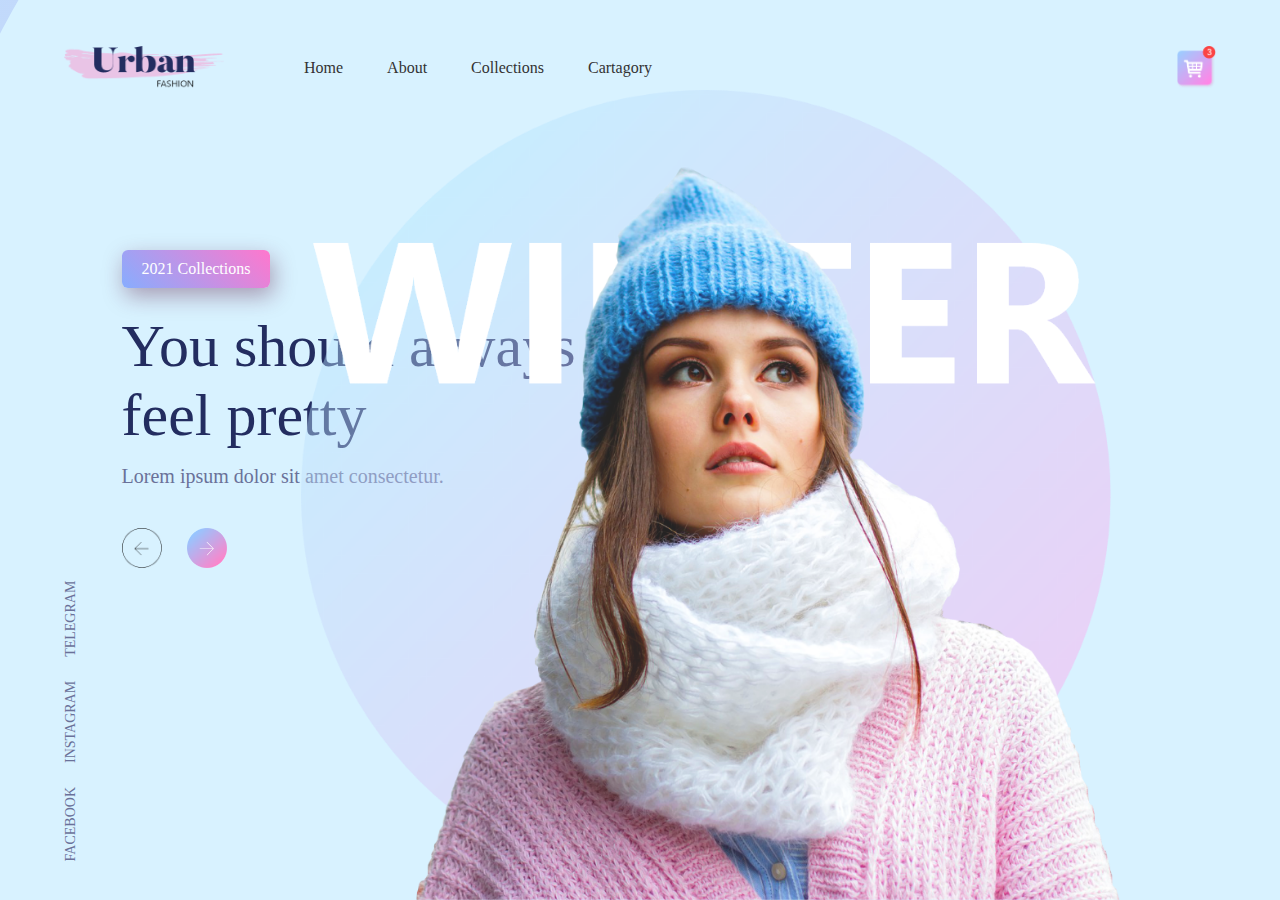
<file: CreativeStudio/index.html>
<!DOCTYPE html>
<html lang="en">
<head>
    <meta charset="UTF-8">
    <meta http-equiv="X-UA-Compatible" content="IE=edge">
    <meta name="viewport" content="width=device-width, initial-scale=1.0">
    <title>Urban</title>
    <link rel="stylesheet" href="style.css">
</head>
<body>
    <div class="container">

        <div class="navbar">
            <img src="images/logo.png" class="logo">
            <nav>
                <ul>
                    <li><a href="">Home</a></li>
                    <li><a href="">About</a></li>
                    <li><a href="">Collections</a></li>
                    <li><a href="">Cartagory</a></li>
                </ul>
            </nav>
            <img src="images/cart.png" class="cart">
        </div>

        <div class="content">
            <a href="" class="btn">2021 Collections</a>
            <h1>You should always <br> feel pretty</h1>
            <p>Lorem ipsum dolor sit amet consectetur.</p>

            <div class="arrow-icons">
                <img src="images/back-arrow.png">
                <img src="images/next-arrow.png">
            </div>
        </div>

        <img src="images/img.png" class="feature-img">
        
        <div class="social-links">
            <a href="">FACEBOOK</a>
            <a href="">INSTAGRAM</a>
            <a href="">TELEGRAM</a>
        </div>

    </div>
</body>
</html>
</file>
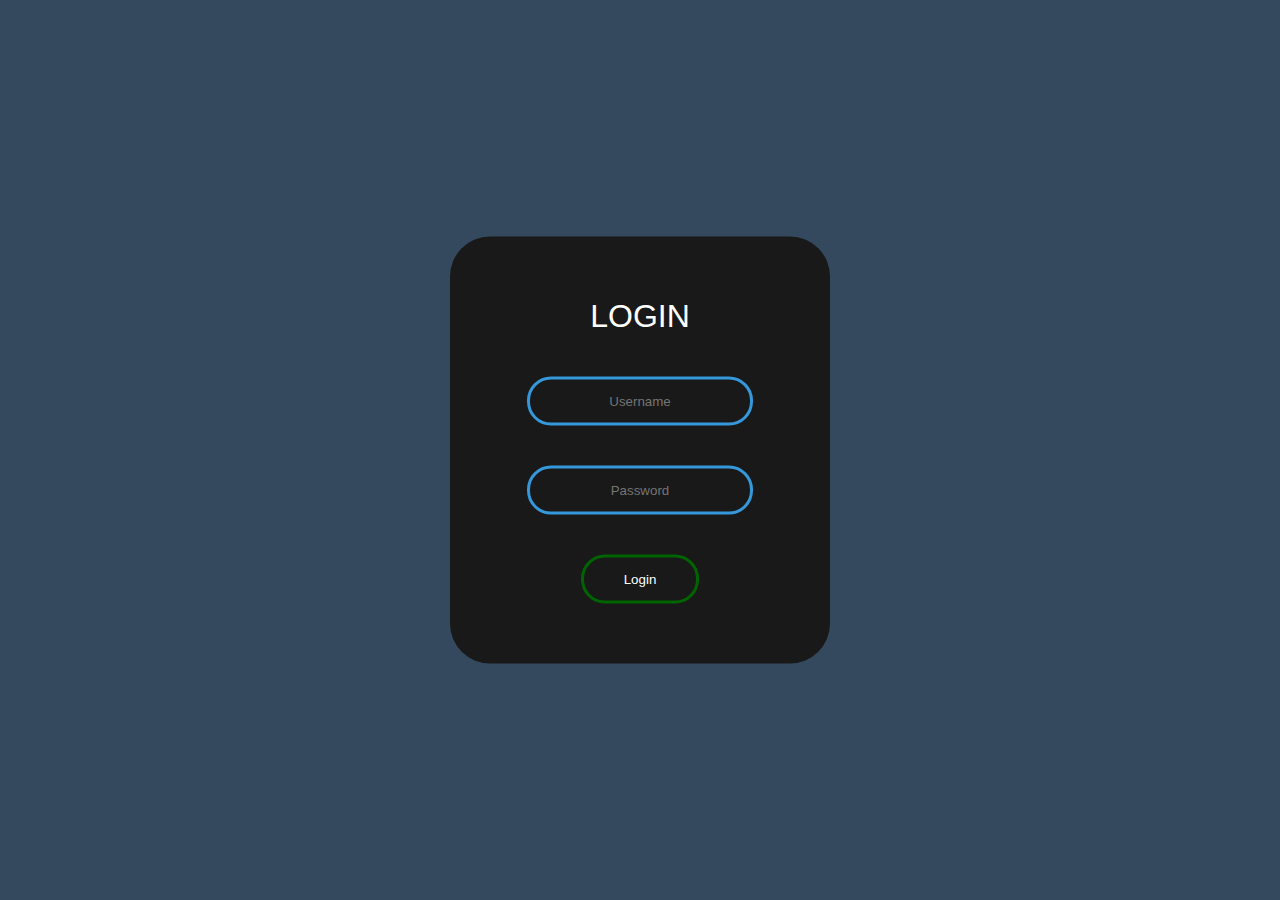
<file: loginForm/index.html>
<!DOCTYPE html>
<html lang="en">

<head>
    <meta charset="UTF-8" />
    <meta http-equiv="X-UA-Compatible" content="IE=edge" />
    <meta name="viewport" content="width=device-width, initial-scale=1.0" />
    <link rel="stylesheet" href="style.css" />
    <title>Sign in</title>
</head>

<body>
    <form class="box" action="index.html">
        <h1>Login</h1>
        <input type="text" name="" id="" placeholder="Username" />
        <input type="password" name="" id="" placeholder="Password" />
        <input type="submit" name="" id="" value="Login" />
    </form>
</body>

</html>
</file>
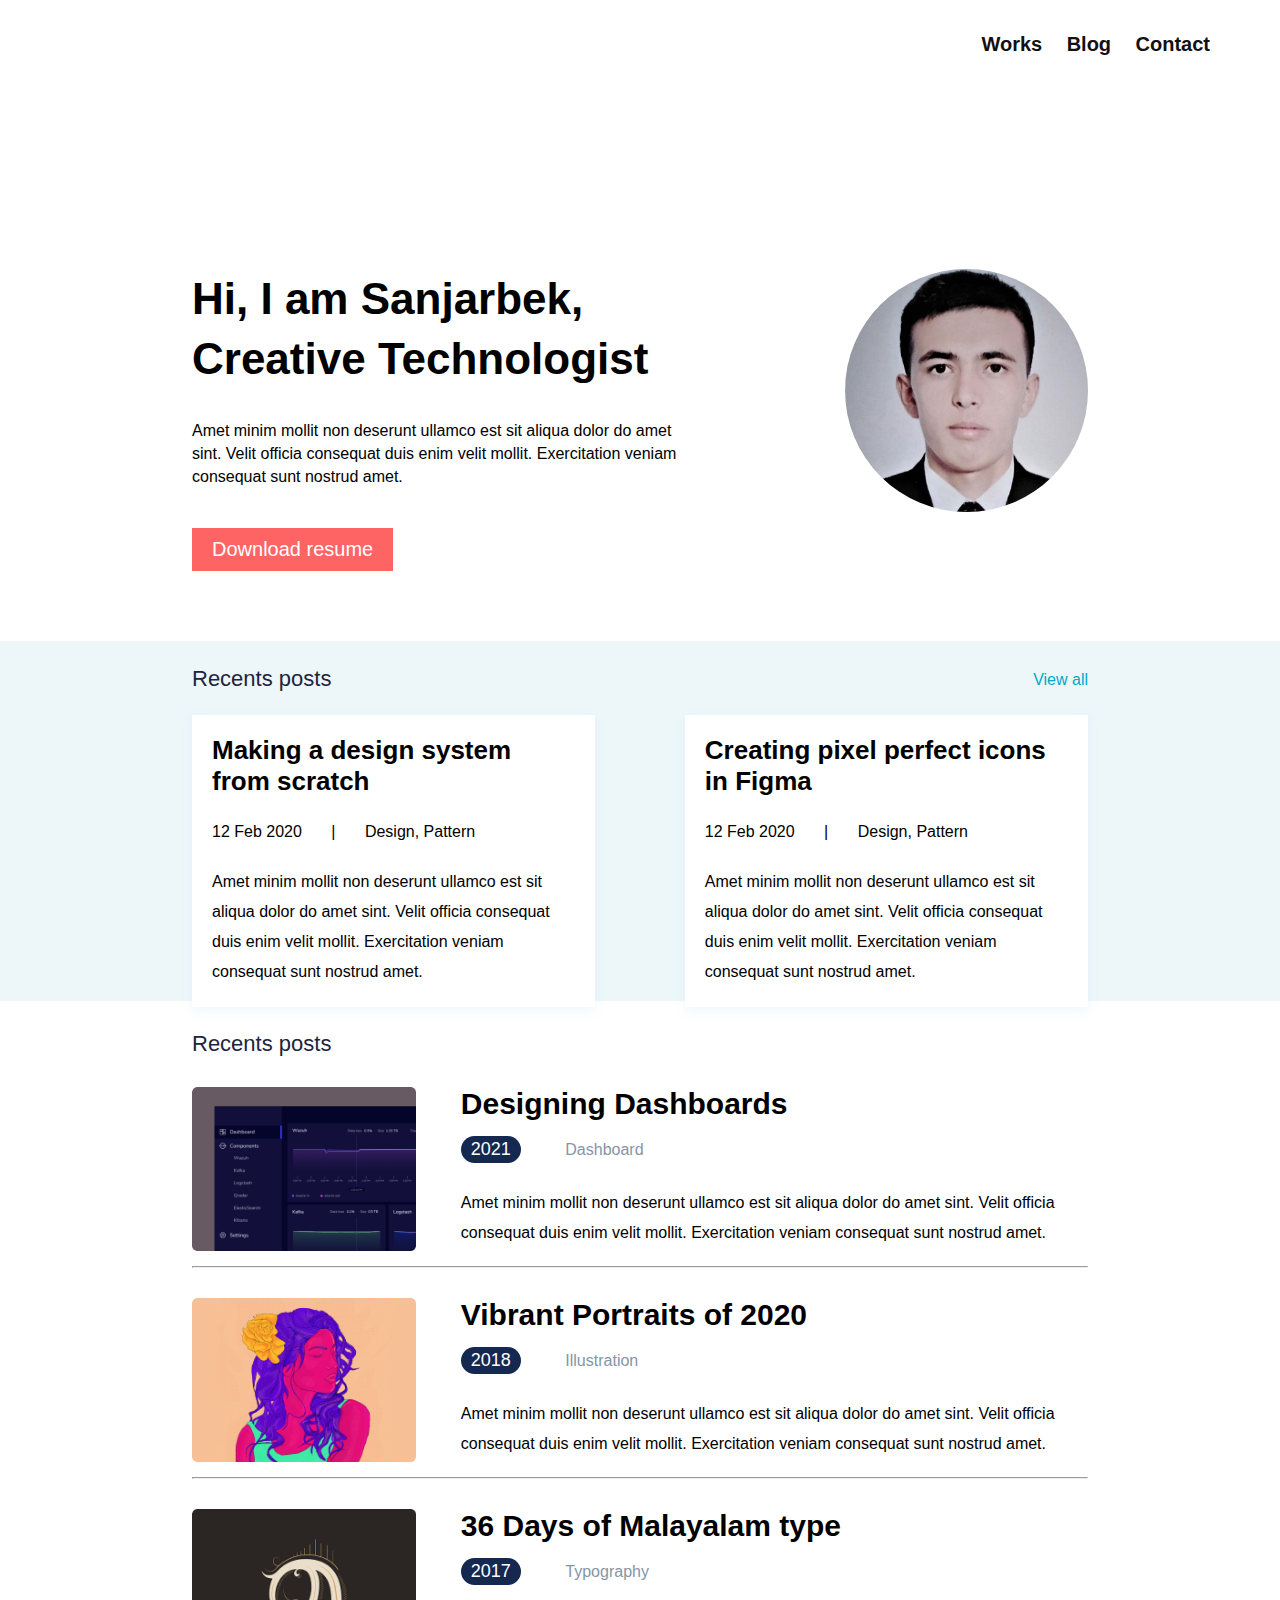
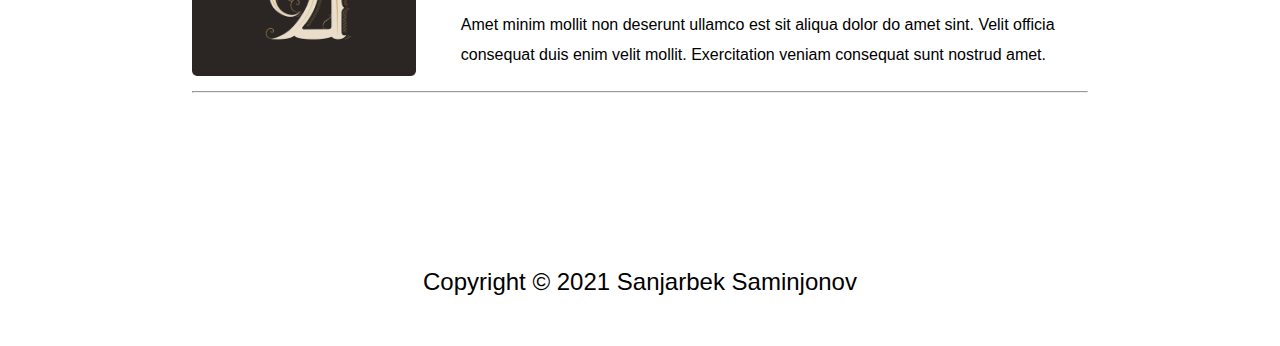
<file: Portfolio/index.html>
<!DOCTYPE html>
<html lang="en">

<head>
    <meta charset="UTF-8">
    <meta http-equiv="X-UA-Compatible" content="IE=edge">
    <meta name="viewport" content="width=device-width, initial-scale=1.0">
    <link rel="stylesheet" href="css/style.css">
    <title>My PORTFOLIO</title>
</head>

<body>
    <header>
        <ul>
            <li><a href="#">Works</a></li>
            <li><a href="#">Blog</a></li>
            <li><a href="#">Contact</a></li>
        </ul>

        <div class="clr"></div>

        <div class="container about">
          <img src="images/main.jpg" alt="My Picture">
            <div class="about-me">
                <h1>Hi, I am Sanjarbek, <br>
                    Creative Technologist
                </h1>
                <p>
                    Amet minim mollit non deserunt ullamco est sit aliqua dolor do amet <br>
                    sint. Velit officia consequat duis enim velit mollit. Exercitation veniam <br>
                    consequat sunt nostrud amet.
                </p>
                <button>Download resume</button>
            </div>

            <div class="clr"></div>
        </div>

    </header>


    <div class="recent-posts">
        <div class="container">
            <div class="margin">
                <h3>Recents posts</h3>
                <a href="#">View all</a>
            </div>

            <div class="clr"></div>

            <div class="card1">
                <h1>Making a design system from scratch</h1>
                <p class="date">12 Feb 2020 <span>|</span> Design, Pattern</p>
                <p>Amet minim mollit non deserunt ullamco est sit aliqua dolor do amet sint. Velit officia
                    consequat duis enim velit mollit. Exercitation veniam consequat sunt nostrud amet.</p>
            </div>

            <div class="card2">
              <h1>Creating pixel perfect icons in Figma</h1>
              <p class="date">12 Feb 2020 <span>|</span> Design, Pattern</p>
              <p>Amet minim mollit non deserunt ullamco est sit aliqua dolor do amet sint. Velit officia
                  consequat duis enim velit mollit. Exercitation veniam consequat sunt nostrud amet.</p>
            </div>
        </div>
    </div>

    <div class="future">
      <div class="container">
        <div class="margin">
            <h3>Recents posts</h3>
        </div>
        <div class="works">
          <img src="images/1-rectangle.png" alt="">
          <div class="inline">
            <h2>Designing Dashboards</h2>
            <button type="button" name="button">2021</button>
            <p class="label">Dashboard</p>
            <p class="text">
              Amet minim mollit non deserunt ullamco est sit aliqua dolor do amet sint. Velit officia consequat duis enim velit mollit. Exercitation veniam consequat sunt nostrud amet.
            </p>
          </div>
          <div class="clr"></div>
          <hr>
        </div>

        <div class="works">
          <img src="images/Rectangle 32.png" alt="">
          <div class="inline">
            <h2>Vibrant Portraits of 2020</h2>
            <button type="button" name="button">2018</button>
            <p class="label">Illustration</p>
            <p class="text">
              Amet minim mollit non deserunt ullamco est sit aliqua dolor do amet sint. Velit officia consequat duis enim velit mollit. Exercitation veniam consequat sunt nostrud amet.
            </p>
          </div>
          <div class="clr"></div>
          <hr>
        </div>

        <div class="works">
          <img src="images/Rectangle 34.png" alt="">
          <div class="inline">
            <h2>36 Days of Malayalam type</h2>
            <button type="button" name="button">2017</button>
            <p class="label">Typography</p>
            <p class="text">
              Amet minim mollit non deserunt ullamco est sit aliqua dolor do amet sint. Velit officia consequat duis enim velit mollit. Exercitation veniam consequat sunt nostrud amet.
            </p>
          </div>
          <div class="clr"></div>
          <hr>
        </div>
      </div>
    </div>

    <div class="clr"></div>

    <footer>
      Copyright © 2021 Sanjarbek Saminjonov
    </footer>
</body>

</html>
</file>
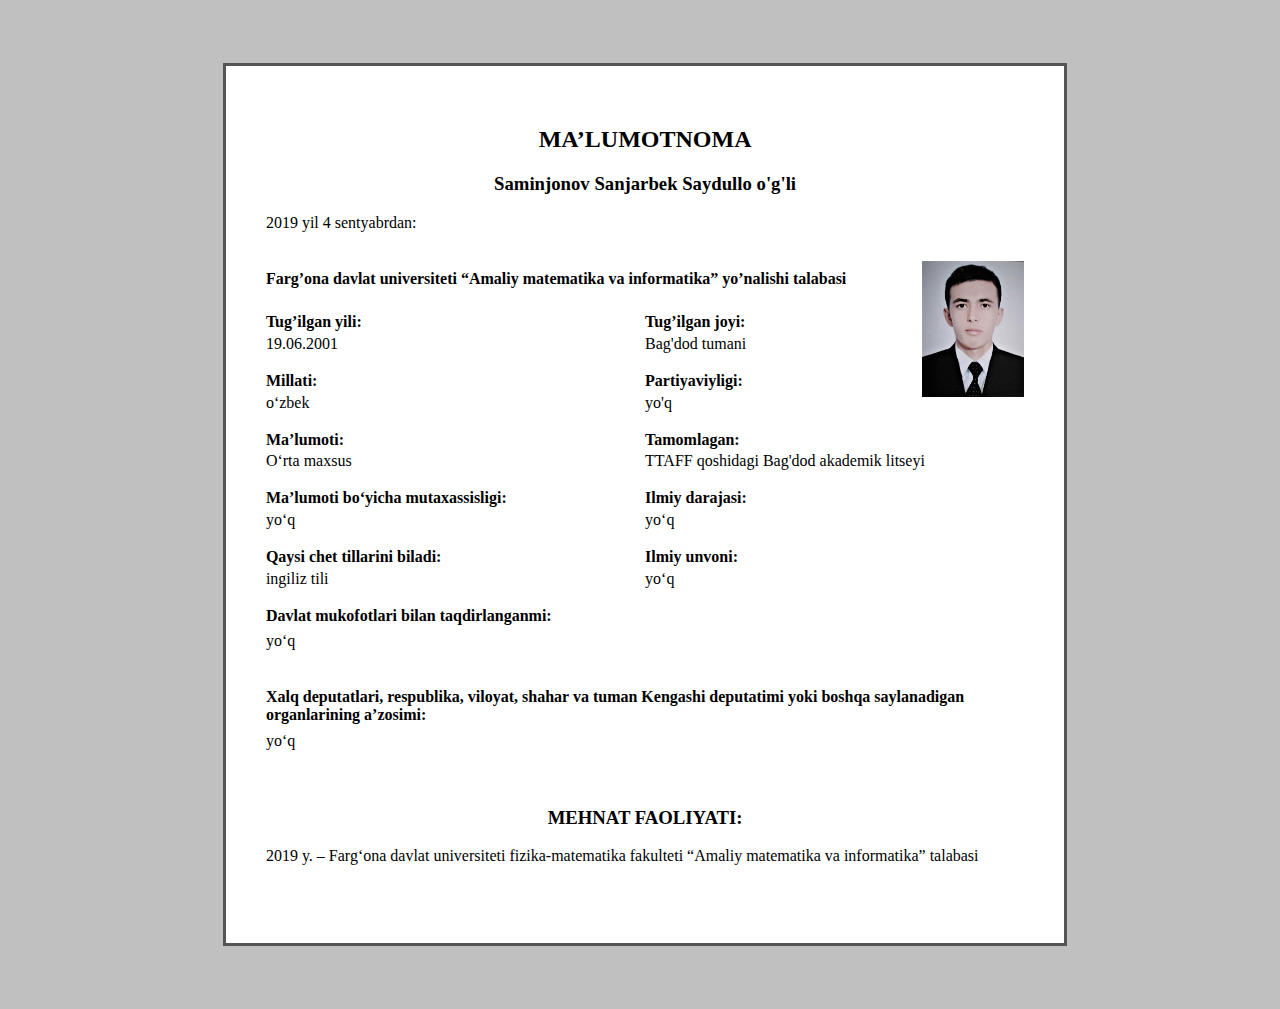
<file: Malumotnoma/vazifa.html>
<!DOCTYPE html>
<html lang="en">

<head>
    <meta charset="UTF-8">
    <meta http-equiv="X-UA-Compatible" content="IE=edge">
    <meta name="viewport" content="width=device-width, initial-scale=1.0">
    <title>Ma'lumotnoma - Saminjonov Sanjarbek</title>
    <style type="text/css">
        body {
            background-color: silver;
        }

        .main {
            margin-top: 5%;
            margin-bottom: 5%;
            border: 3px solid #555;
            padding: 40px;
            margin-left: 17%;
            width: 60%;
            height: 100%;
            background-color: white;
        }

        p,
        h4 {
            margin: 0;
            padding: 0;
        }

        h4 {
            padding-bottom: 1%;
        }

        p {
            padding-bottom: 5%;
        }

        .title,
        #fish {
            text-align: center;
        }

        img {
            width: 8%;
            position: absolute;
            top: 29%;
            left: 72%;
        }

        .left {
            float: left;
            width: 50%;
        }

        .right {
            float: right;
            width: 50%;
        }
    </style>
</head>

<body>
    <div class="main">
        <h2 class="title">MA’LUMOTNOMA</h2>
        <h3 id="fish">Saminjonov Sanjarbek Saydullo o'g'li</h3>
        <p id="p1">2019 yil 4 sentyabrdan: </p>
        <img src="main.jpg">
        <h4>Farg’ona davlat universiteti “Amaliy matematika va informatika” yo’nalishi talabasi</h4>
        <br>
        <div class="left">
            <h4>Tug’ilgan yili:</h4>
            <p>19.06.2001</p>
            <h4>Millati:</h4>
            <p>o‘zbek</p>
            <h4>Ma’lumoti:</h4>
            <p>O‘rta maxsus</p>
            <h4>Ma’lumoti bo‘yicha mutaxassisligi:</h4>
            <p>yo‘q</p>
            <h4>Qaysi chet tillarini biladi:</h4>
            <p>ingiliz tili</p>
        </div>
        <div class="right">
            <h4>Tug’ilgan joyi:</h4>
            <p>Bag'dod tumani</p>
            <h4>Partiyaviyligi:</h4>
            <p>yo'q</p>
            <h4>Tamomlagan:</h4>
            <p>TTAFF qoshidagi Bag'dod akademik litseyi</p>
            <h4>Ilmiy darajasi:</h4>
            <p>yo‘q</p>
            <h4>Ilmiy unvoni:</h4>
            <p>yo‘q</p>
        </div>
        <h4>Davlat mukofotlari bilan taqdirlanganmi:</h4>
        <p>yo‘q </p>
        <h4>Xalq deputatlari, respublika, viloyat,
            shahar va tuman Kengashi deputatimi yoki
            boshqa saylanadigan organlarining a’zosimi:
        </h4>
        <p>yo‘q</p>
        <h3 class="title">MEHNAT FAOLIYATI:</h3>
        <p>2019 y. – Farg‘ona davlat universiteti fizika-matematika fakulteti
            “Amaliy matematika va informatika” talabasi </p>
    </div>
</body>

</html>
</file>
<file: CreativeStudio/style.css>
* {
    margin: 0;
    padding: 0;
}

.container {
    height: 100vh;
    width: 100%;
    background-image: url(images/background.png);
    background-position: center;
    padding-left: 5%;
    padding-right: 5%;
    box-sizing: border-box;
    position: relative;
}

.navbar {
    width: 100%;
    height: 15vh;
    margin: auto;
    display: flex;
    align-items: center;
}

.logo {
    width: 160px;
    cursor: pointer;
}

.cart {
    width: 40px;
    cursor: pointer;
}

nav {
    flex: 1;
    padding-left: 60px;
}

nav ul li {
    display: inline-block;
    list-style: none;
    margin: 20px;
}

nav ul li a {
    text-decoration: none;
    color: #333;
}

.content h1 {
    font-size: 60px;
    font-weight: 100;
    margin-top: 24px;
    margin-bottom: 15px;
    color: #232d60;
}

.content p {
    font-size: 20px;
    color: #6a7199;
}

.content {
    margin-left: 5%;
    margin-top: 10%;
}

.content .btn {
    display: inline-block;
    background: linear-gradient(45deg, #87adfe, #ff77cd);
    border-radius: 6px;
    padding: 10px 20px;
    box-sizing: border-box;
    text-decoration: none;
    color: #fff;
    box-shadow: 3px 8px 22px rgba(94, 28, 68, 0.4);
}

.arrow-icons {
    margin-top: 40px;
    display: flex;
}

.arrow-icons img {
    width: 40px;
    margin-right: 25px;
}

.feature-img {
    height: 90%;
    bottom: 0;
    right: 160px;
    position: absolute;
}

.social-links {
    transform: rotate(-90deg);
    position: absolute;
    left: -80px;
    bottom: 180px;
}

.social-links a {
    text-decoration: none;
    color: #6a7199;
    padding-right: 20px;
    font-size: 14px;
}
</file>
<file: loginForm/style.css>
body {
    margin: 0;
    padding: 0;
    font-family: sans-serif;
    background-color: #34495e;
}

.box {
    width: 300px;
    padding: 40px;
    position: absolute;
    top: 50%;
    left: 50%;
    transform: translate(-50%, -50%);
    background-color: #191919;
    text-align: center;
    border-radius: 40px;
}

.box h1 {
    color: white;
    text-transform: uppercase;
    font-weight: 500;
}

.box input[type="text"],
.box input[type="password"] {
    border: 3px solid #3498db;
    padding: 14px 10px;
    background: none;
    margin: 20px auto;
    text-align: center;
    outline: none;
    color: white;
    border-radius: 24px;
    transition: 0.25s;
    width: 200px;
}

.box input[type="text"]:focus,
.box input[type="password"]:focus {
    width: 280px;
    border-color: darkgreen;
}

.box input[type="submit"] {
    border: 3px solid darkgreen;
    padding: 14px 40px;
    background: none;
    margin: 20px auto;
    text-align: center;
    outline: none;
    color: white;
    border-radius: 24px;
    transition: 0.25s;
    cursor: pointer;
}

.box input[type="submit"]:hover {
    background-color: darkgreen;
}
</file>
<file: Portfolio/css/style.css>
* {
  margin: 0;
  padding: 0;
  font-family: sans-serif;
  box-sizing: border-box;
}

.container {
  width: 70%;
  margin: 0 auto;
}

.clr {
  clear: both;
}

header ul {
  float: right;
  margin: 30px 50px 0px 0px;
}

header ul li {
  display: inline;
  margin-right: 20px;
}

header ul li a {
  text-decoration: none;
  color: #111;
  font-weight: bolder;
  font-size: 20px;
  line-height: 29px;
  text-align: right;
}

.about {
  margin-top: 210px;
}

.about-me {
  width: 70%;
  float: left;
}

.about-me h1 {
  font-size: 44px;
  line-height: 60px;
}

.about-me p {
  margin-top: 30px;
  font-size: 16px;
  line-height: 23px;
}

.about-me button {
  padding: 10px 20px;
  font-size: 20px;
  background-color: #ff6464;
  border: 0;
  color: #fff;
  margin-top: 40px;
}

.about img {
  width: 243px;
  height: 243px;
  border-radius: 50%;
  float: right;
}

.recent-posts {
  background-color: #edf7fa;
  margin-top: 70px;
  padding-top: 15px;
  height: 360px;
}

.margin {
  margin: 10px 0;
}

h3 {
  font-size: 22px;
  font-weight: normal;
  color: #21243d;
  display: inline;
}

.recent-posts a {
  text-decoration: none;
  color: #00a8cc;
  float: right;
  padding-top: 5px;
}

.recent-posts .card1,
.recent-posts .card2 {
  margin-top: 13px;
  width: 45%;
  padding: 20px;
  background-color: #fff;
  box-shadow: 0px 4px 10px rgba(187, 225, 250, 0.25);
}

.card1 {
  float: left;
}

.card2 {
  float: right;
}

.card1 h1, .card2 h1 {
  font-size: 26px;
  list-style-image: 38px;
}

.date {
  padding: 20px 0;
}

span {
  margin: 0 25px;
}

.card1 p, .card2 p {
  font-size: 16px;
  line-height: 30px;
}

.future {
  padding-top: 20px;
}

.works {
  margin-top: 30px;
}

.works img {
  display: inline;
  width: 25%;
  float: left;
}

.works h2 {
  font-size: 30px;
  margin-bottom: 15px;
}

.inline {
  width: 70%;
  float: right;
}

.works button {
  border-radius: 16px;
  font-size: 18px;
  padding: 3px 10px;
  background-color: #142850;
  color: #fff;
  border: 0;
}

.label {
  margin-left: 40px;
  display: inline;
  color:  #8695A4;
}

.text {
  margin-top: 25px;
  font-size: 16px;
  line-height: 30px;
}

hr {
  margin: 15px 0 25px 0;
}

footer {
  margin-top: 150px;
  margin-bottom: 50px;
  text-align: center;
  font-size: 24px;
}
</file>
